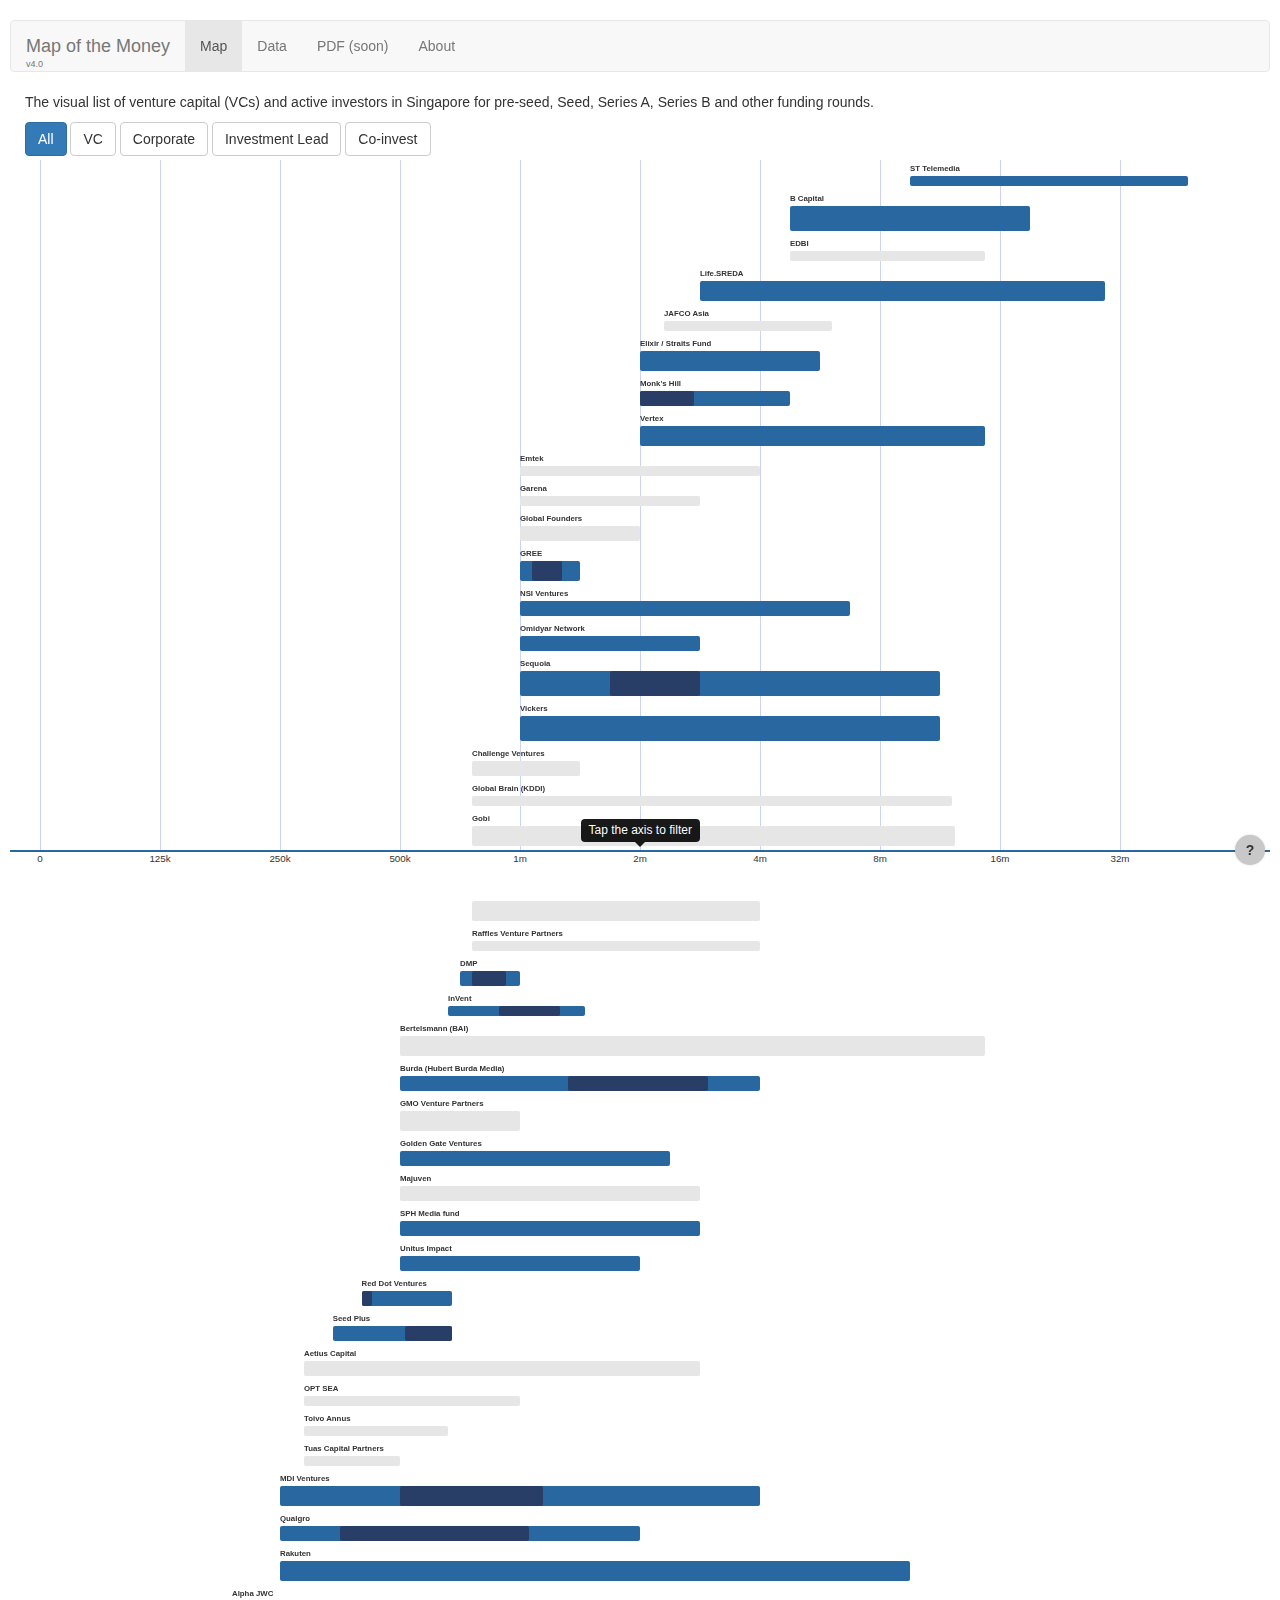
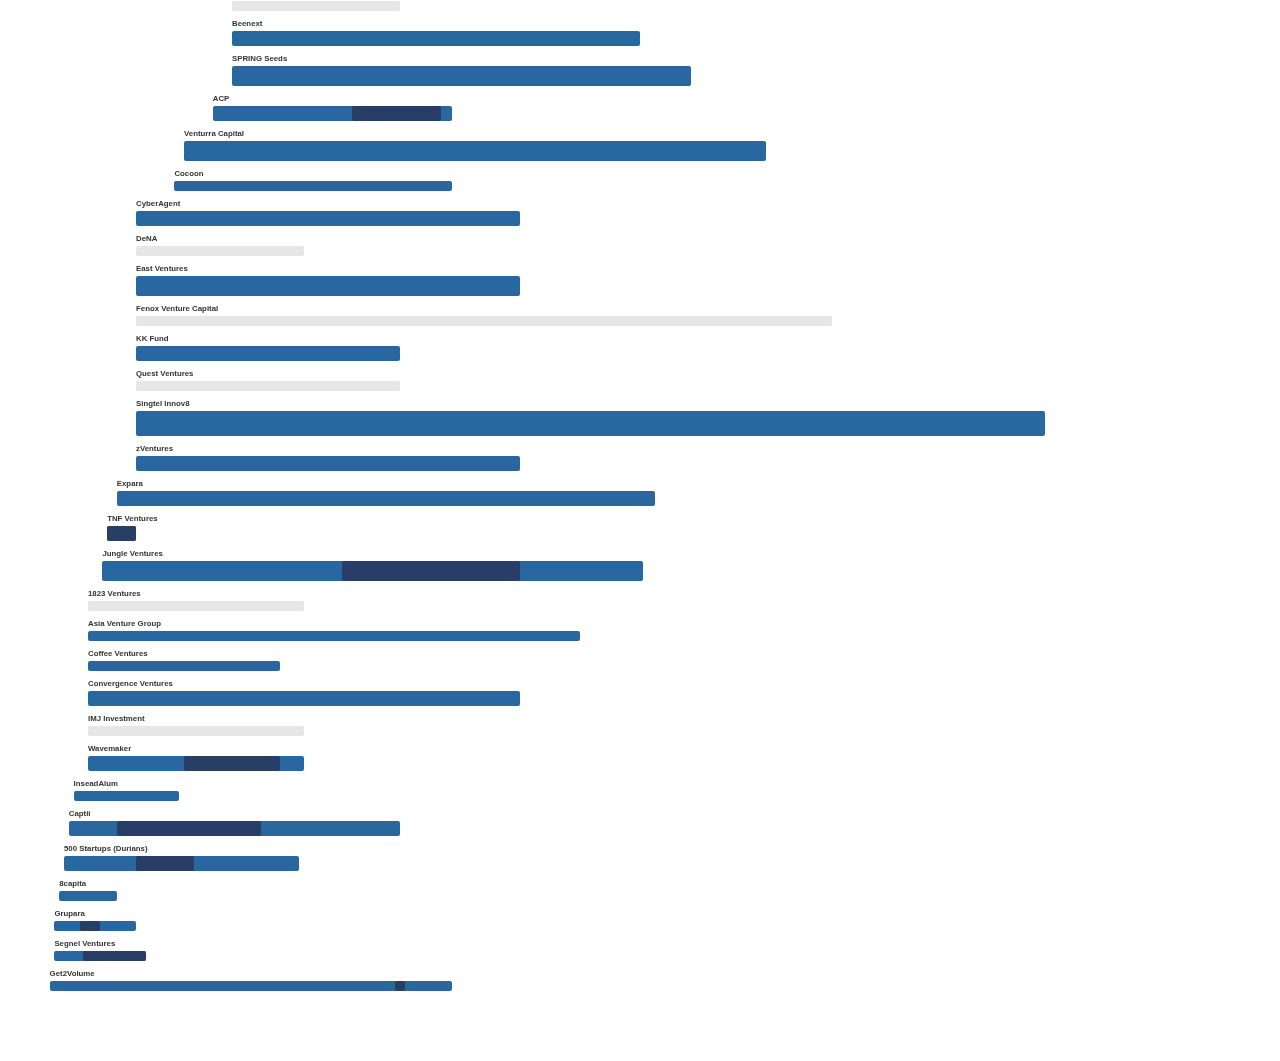
<file: index.html>
<!doctype html>
<html class="no-js" lang="">
<head>
        <meta charset="utf-8">
        <meta http-equiv="x-ua-compatible" content="ie=edge">
        <title>Map of the Money</title>
        <meta name="description" content="The Map of the Money displays the active VCs in Singapore.">
        <meta property="og:title" content="Map of the Money" />
        <meta property="og:description" content="The Map of the Money displays the active VCs in Singapore.">
        <meta property="og:url" content="index.html" />
        <meta property="og:image" content="pictures/2016-09-17-MapOfTheMoney.png" />

        <meta name="viewport" content="width=device-width, initial-scale=1">

        <link rel="apple-touch-icon" href="apple-touch-icon.html">
        <!-- Place favicon.ico in the root directory -->

        <link rel="stylesheet" href="css/normalize.css">

        <!-- Latest compiled and minified CSS -->
        <link rel="stylesheet" href="https://maxcdn.bootstrapcdn.com/bootstrap/3.3.7/css/bootstrap.min.css" integrity="sha384-BVYiiSIFeK1dGmJRAkycuHAHRg32OmUcww7on3RYdg4Va+PmSTsz/K68vbdEjh4u" crossorigin="anonymous">

        <link rel="stylesheet" href="css/main.css">
        <link rel="stylesheet" href="css/site.css">
        <link rel="stylesheet" href="css/map.css">

        <script src="js/vendor/modernizr-2.8.3.min.js"></script>

</head>

    <body>
      
        <!-- Add your site or application content here -->
        <nav class="navbar navbar-default">
          <div class="container-fluid">
            <!-- Brand and toggle get grouped for better mobile display -->
            <div class="navbar-header">
              <button type="button" class="navbar-toggle collapsed" data-toggle="collapse" data-target="#bs-example-navbar-collapse-1" aria-expanded="false">
                <span class="sr-only">Toggle navigation</span>
                <span class="icon-bar"></span>
                <span class="icon-bar"></span>
                <span class="icon-bar"></span>
              </button>
              <a class="navbar-brand" href="index.html">Map of the Money<span class="subtitle">v4.0</span></a>
            </div>

            <!-- Collect the nav links, forms, and other content for toggling -->
            <div class="collapse navbar-collapse" id="bs-example-navbar-collapse-1">
              <ul class="nav navbar-nav">
                <li class="active">
                  <a href="index.html">Map</a>
                </li>
                <li>
                  <a href="table.html" aria-haspopup="true" aria-expanded="false">Data</a>
                </li>
                <li>
                  <a href="#" aria-haspopup="true" aria-expanded="false">PDF (soon)</a>
                </li>
                <li>
                  <a href="about.html" aria-haspopup="true" aria-expanded="false">About</a>
                </li>
              </ul>
            </div><!-- /.navbar-collapse -->
          </div><!-- /.container-fluid -->
        </nav>

        <div class="container-fluid">
          <div class="row">
            <div class="col-md-12">

              <p>The visual list of venture capital (VCs) and active investors in Singapore for pre-seed, Seed, Series A, Series B and other funding rounds.</p>

               <button class="btn btn-primary filter-button" data-filter="all">All</button>
               <button class="btn btn-default filter-button" data-filter="vc" 
               data-toggle="tooltip" data-placement="bottom" title="Describe the VC button here!">VC</button>
               <button class="btn btn-default filter-button" data-filter="corporate"
               data-toggle="tooltip" data-placement="bottom" title="Click to display only corporate VCs">Corporate</button>
               <button class="btn btn-default filter-button" data-filter="leader"
               data-toggle="tooltip" data-placement="bottom" title="Describe the leader button here!">Investment Lead</button>
               <button class="btn btn-default filter-button" data-filter="coinvest"
               data-toggle="tooltip" data-placement="bottom" title="Describe the coinvest button here!">Co-invest</button>
            </div>
          </div>
        </div>

        <!-- <h1>Map of the Money - 2016</h1> -->

        <div id="map" class="map_area"></div>
        <div id="xaxis" data-toggle="tooltip" data-placement="top" title="Tap the axis to filter"></div>
        <div id="scaleLines"></div>
        <a href="#" id="legend_recall" class="legend_recall" onclick="mava.showLegend();">?</a>

        <div class="modal fade" id="legend-popup" tabindex="-1" role="dialog" aria-labelledby="myLargeModalLabel">
          <div class="modal-dialog modal-lg" role="document">
            <div class="modal-content">
              <div class="modal-header">
                <!-- <a href="#" class="legend_recall" onclick="mava.showLegend();">i</a> -->
                <button type="button" class="close" data-dismiss="modal" aria-label="Close"><span aria-hidden="true">&times;</span></button>
                <h3 class="modal-title" id="gridSystemModalLabel">How to read the Map of the Money</h3>
              </div>
              <div class="modal-body">
                <p>The Map of the Money displays the active VCs in Singapore. All $ are US$.</p>
                <h4>Dark blue when the data is verified</h4>
                <div id="legend_verified" class="legend_sections map_area"></div>
                <h4>Bigger funds are taller</h4>
                <div id="legend_heights" class="legend_sections map_area"></div>
                <h4>Tips</h4>
                <div id="legend_values" class="legend_sections map_area"></div>
            </div>
          </div>
        </div>

        <div id="preloading">
          <span class="glyphicon glyphicon-new-window" aria-hidden="true"></span>
        </div>

        <script src="https://code.jquery.com/jquery-1.12.0.min.js"></script>
        <script>window.jQuery || document.write('<script src="js/vendor/jquery-1.12.0.min.js"><\/script>')</script>
        <script src="js/vendor/accounting.min.js"></script>

        <script src="https://d3js.org/d3.v4.min.js"></script>
        <script>window.d3 || document.write('<script src="js/vendor/d3.v4.min.js"><\/script>')</script>

        <!-- Latest compiled and minified JavaScript -->
        <script src="https://maxcdn.bootstrapcdn.com/bootstrap/3.3.7/js/bootstrap.min.js" integrity="sha384-Tc5IQib027qvyjSMfHjOMaLkfuWVxZxUPnCJA7l2mCWNIpG9mGCD8wGNIcPD7Txa" crossorigin="anonymous"></script>
        <script>window.d3 || document.write('<script src="js/vendor/d3.v4.min.js"><\/script>')</script>


        <script src="js/plugins.js"></script>
        <script src="js/settings.js"></script>
        <script src="js/data.js"></script>
        <script src="js/main.js"></script>
        <script src="js/legend.js"></script>
        <script src="js/filter.js"></script>

        <!-- <script src="js/powerscale.js"></script> -->
        <script src="js/doublingscale.js"></script>

        <script type="text/javascript">
          mava.getUnitWidth();
          mava.addVCs( 'vertical' );
          mava.addScale();

          mava.createLegend = function( mode ){
            mava.createLegendVerified( mode );
            mava.createLegendHeight( mode );
            mava.createLegendValues( mode );

            $('#legend-popup').on( 'shown.bs.modal', function(e){
              localStorage.setItem( 'legendShown', new Date() );
            });
          }

          mava.createLegend( 'vertical');

          mava.activeTapping();

          mava.showLegend = function(){
            $('#legend-popup').modal('toggle');
          }

          mava.autoShowLegend = function(){
            var needToShowLegend = true;
            var legendShown = localStorage.getItem( 'legendShown' );
            console.log( legendShown );
            if( legendShown ){
              var msSinceLastLegendShown = Date.now() - Date.parse( legendShown );
              var daysSinceLastLegend = ( msSinceLastLegendShown / (1000*60*60*24) );
              console.log( 'Last legend was shown ' + daysSinceLastLegend + ' days ago' );
              if( daysSinceLastLegend < 30 ){
                console.log( 'Not showing the legend again' );
                needToShowLegend = false;
              }
            }

            if( needToShowLegend ){
              mava.showLegend();
            }
          }

          window.setTimeout( mava.autoShowLegend, 1000 );

          mava.activeTooltips = function(){
            $('[data-toggle="tooltip"]').tooltip();

            // $( '#xaxis' ).on( 'show.bs.tooltip', function(){
            //   var filterTooltipShown = localStorage.getItem( 'filterTooltipShown' );
            //   if( filterTooltipShown ){
            //     $( '#xaxis' ).tooltip( 'hide' );
            //   }
            //   if( !filterTooltipShown ){
            //     localStorage.setItem( 'filterTooltipShown', true );
            //   }
            // });
          };
          mava.activeTooltips();
          localStorage.setItem( 'filterTooltipShown', false);

          mava.adjustFilterArea = function(){
            var filterAreaPosition = [20, 140]; //Vertical position of scaleLines
            var livePosition = Math.max( filterAreaPosition[0], filterAreaPosition[1] - window.scrollY );
            $( '#filter' ).css( 'top', livePosition );
          }

          mava.adjustScaleLines = function(){
            var position = [0, 140]; //Vertical position of scaleLines
            var livePosition = Math.max( position[0], position[1] - window.scrollY );
            $( '#scaleLines' ).css( 'top', livePosition );
          }

          //Hide filter tooltip on scrolling
          window.onscroll = function(){
            $( '#xaxis' ).tooltip( 'hide' );
            mava.adjustFilterArea();
            mava.adjustScaleLines();
          };
          $( '#xaxis' ).tooltip( 'show' );

          window.setTimeout( mava.showMailchimpPopup, 45000 );
        </script>

        <script type="text/javascript" src="https://s3.amazonaws.com/downloads.mailchimp.com/js/signup-forms/popup/embed.js" data-dojo-config="usePlainJson: true, isDebug: false"></script>

        <script>
            (function(b,o,i,l,e,r){b.GoogleAnalyticsObject=l;b[l]||(b[l]=
            function(){(b[l].q=b[l].q||[]).push(arguments)});b[l].l=+new Date;
            e=o.createElement(i);r=o.getElementsByTagName(i)[0];
            e.src='https://www.google-analytics.com/analytics.js';
            r.parentNode.insertBefore(e,r)}(window,document,'script','ga'));
            ga('create',mava.settings.ga,'auto');
            ga('require', 'displayfeatures');
            ga('send','pageview');
        </script>
    </body>
</html>
</file>
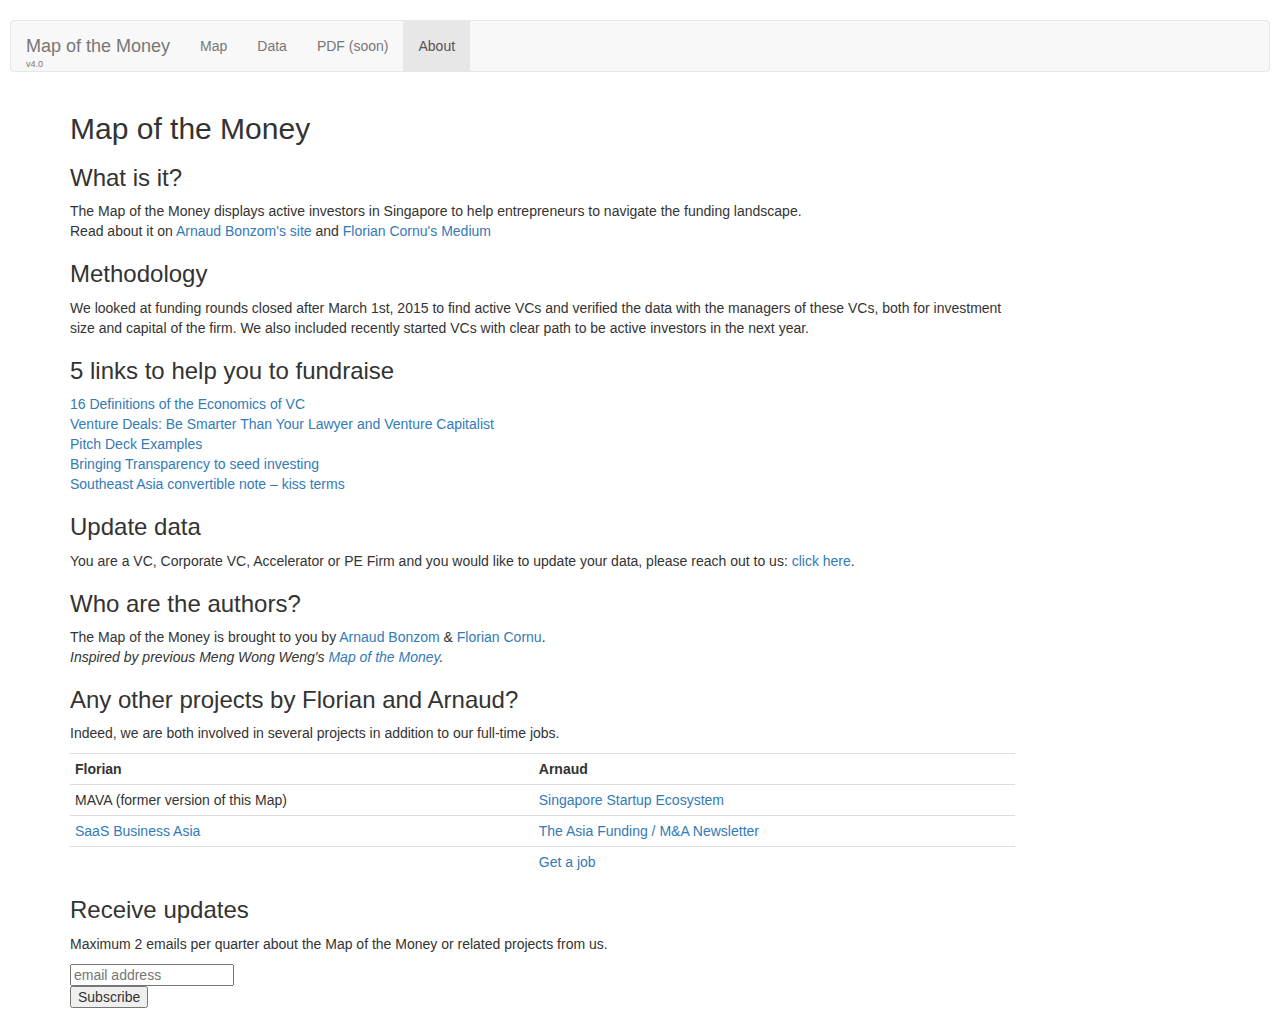
<file: about.html>
<!doctype html>
<html class="no-js" lang="">
    <head>
        <meta charset="utf-8">
        <meta http-equiv="x-ua-compatible" content="ie=edge">
        <title>Map of the Money - About</title>
        <meta name="description" content="The Map of the Money displays the active VCs in Singapore.">
        <meta property="og:title" content="Map of the Money" />
        <meta property="og:description" content="The Map of the Money displays the active VCs in Singapore.">
        <meta property="og:url" content="http://mapofthemoney.com" />
        <meta property="og:image" content="http://mapofthemoney.com/pictures/2016-09-17-MapOfTheMoney.png" />

        <meta name="viewport" content="width=device-width, initial-scale=1">

        <link rel="apple-touch-icon" href="apple-touch-icon.png">
        <!-- Place favicon.ico in the root directory -->

        <link rel="stylesheet" href="css/normalize.css">

        <!-- Latest compiled and minified CSS -->
        <link rel="stylesheet" href="https://maxcdn.bootstrapcdn.com/bootstrap/3.3.7/css/bootstrap.min.css" integrity="sha384-BVYiiSIFeK1dGmJRAkycuHAHRg32OmUcww7on3RYdg4Va+PmSTsz/K68vbdEjh4u" crossorigin="anonymous">

        <link rel="stylesheet" href="css/main.css">
        <link rel="stylesheet" href="css/site.css">
        <link rel="stylesheet" href="css/map.css">

        <script src="js/vendor/modernizr-2.8.3.min.js"></script>
    </head>
    <body>
        <!--[if lt IE 8]>
            <p class="browserupgrade">You are using an <strong>outdated</strong> browser. Please <a href="http://browsehappy.com/">upgrade your browser</a> to improve your experience.</p>
        <![endif]-->

        <!-- Add your site or application content here -->
        <nav class="navbar navbar-default">
          <div class="container-fluid">
            <!-- Brand and toggle get grouped for better mobile display -->
            <div class="navbar-header">
              <button type="button" class="navbar-toggle collapsed" data-toggle="collapse" data-target="#bs-example-navbar-collapse-1" aria-expanded="false">
                <span class="sr-only">Toggle navigation</span>
                <span class="icon-bar"></span>
                <span class="icon-bar"></span>
                <span class="icon-bar"></span>
              </button>
              <a class="navbar-brand" href="index.html">Map of the Money<span class="subtitle">v4.0</span></a>
            </div>

            <!-- Collect the nav links, forms, and other content for toggling -->
            <!-- Collect the nav links, forms, and other content for toggling -->
            <div class="collapse navbar-collapse" id="bs-example-navbar-collapse-1">
              <ul class="nav navbar-nav">
                <li>
                  <a href="index.html">Map</a>
                </li>
                <li>
                  <a href="table.html" aria-haspopup="true" aria-expanded="false">Data</a>
                </li>
                <li>
                  <a href="#" aria-haspopup="true" aria-expanded="false">PDF (soon)</a>
                </li>
                <li class="active">
                  <a href="about.html" aria-haspopup="true" aria-expanded="false">About</a>
                </li>
              </ul>
            </div><!-- /.navbar-collapse -->
          </div><!-- /.container-fluid -->
        </nav>

        <div class="container">
          <div class="row">
            <div class="col-sm-10">
              <h2>Map of the Money</h2>
              <h3>What is it?</h3>
              <p>The Map of the Money displays active investors in Singapore to help entrepreneurs to navigate the funding landscape.
                <br />Read about it on <a href="http://www.arnaudbonzom.com/map-of-the-money/">Arnaud Bonzom's site</a> and <a href="https://medium.com/@floriancornu/launching-the-interactive-map-of-the-money-4-0-af0ca10683c6#.dvg3h82k5">Florian Cornu's Medium</a> 
              </p>

              <h3>Methodology</h3>
              <p>We looked at funding rounds closed after March 1st, 2015 to find active VCs and verified the data with the managers of these VCs, both for investment size and capital of the firm. We also included recently started VCs with clear path to be active investors in the next year.</p>

              <h3>5 links to help you to fundraise</h3>
                <p><a href="http://a16z.com/2016/09/11/vc-economics/" target="_blank">16 Definitions of the Economics of VC</a>
                <br /><a href="https://www.amazon.com/Venture-Deals-Smarter-Lawyer-Capitalist/dp/1118443616" target="_blank">Venture Deals: Be Smarter Than Your Lawyer and Venture Capitalist</a>
                <br /><a href="https://attach.io/startup-pitch-decks/" target="_blank">Pitch Deck Examples</a>
                <br /><a href="http://blog.elizabethyin.com/" target="_blank">Bringing Transparency to seed investing</a>
                <br /><a href="https://simmondsstewart.com/templates/se-asia-convertible-note-kiss-terms/" target="_blank">Southeast Asia convertible note – kiss terms</a>
              </p>

              <h3>Update data</h3>
              <p>You are a VC, Corporate VC, Accelerator or PE Firm and you would like to update your data, please reach out to us: <a href="https://airtable.com/shrZYVpXLqqokObxj" target="_blank">click here</a>.</p>

              <h3>Who are the authors?</h3>
              <p>The Map of the Money is brought to you by <a href="https://www.linkedin.com/in/arnaudbonzom" target="_blank">Arnaud Bonzom</a> & <a href="https://www.linkedin.com/in/floriancornu" target="_blank">Florian Cornu</a>.
              <br /><em>Inspired by previous Meng Wong Weng's <a href="http://www.jfdi.asia/mapofthemoney" target="_blank">Map of the Money</a>.</em>

              <h3>Any other projects by Florian and Arnaud?</h3>
              <p>Indeed, we are both involved in several projects in addition to our full-time jobs.</p>
              <table class="table table-condensed">
                <tr>
                  <th>Florian</th>
                  <th>Arnaud</th>
                </tr>
                <tr>
                  <td>MAVA (former version of this Map)</td>
                  <td><a href="http://www.arnaudbonzom.com/singapore-aug-2015/" target="_blank">Singapore Startup Ecosystem</a></td>
                </tr>
                <tr>
                  <td><a href="http://www.saasbusiness.asia" target="_blank">SaaS Business Asia</a></td>
                  <td><a href="http://www.arnaudbonzom.com/the-asia-funding-ma/" target="_blank">The Asia Funding / M&A Newsletter</a></td>
                </tr>
                <tr>
                  <td></td>
                  <td><a href="http://www.arnaudbonzom.com/get-a-job" target="_blank">Get a job</a></td>
                </tr>
              </table>

              <h3>Receive updates</h3>
              <p>Maximum 2 emails per quarter about the Map of the Money or related projects from us.</p>
              <!-- Begin MailChimp Signup Form -->
<link href="//cdn-images.mailchimp.com/embedcode/slim-10_7.css" rel="stylesheet" type="text/css">
<style type="text/css">
	#mc_embed_signup{background:#fff; clear:left; font:14px Helvetica,Arial,sans-serif; }
	/* Add your own MailChimp form style overrides in your site stylesheet or in this style block.
	   We recommend moving this block and the preceding CSS link to the HEAD of your HTML file. */
</style>
<div id="mc_embed_signup">
<form action="//mapofthemoney.us14.list-manage.com/subscribe/post?u=eae27e7aeb5d0a4b1a9285466&amp;id=92d890747a" method="post" id="mc-embedded-subscribe-form" name="mc-embedded-subscribe-form" class="validate" target="_blank" novalidate>
    <div id="mc_embed_signup_scroll">
	<input type="email" value="" name="EMAIL" class="email" id="mce-EMAIL" placeholder="email address" required>
    <!-- real people should not fill this in and expect good things - do not remove this or risk form bot signups-->
    <div style="position: absolute; left: -5000px;" aria-hidden="true"><input type="text" name="b_eae27e7aeb5d0a4b1a9285466_92d890747a" tabindex="-1" value=""></div>
    <div class="clear"><input type="submit" value="Subscribe" name="subscribe" id="mc-embedded-subscribe" class="button"></div>
    </div>
</form>
</div>

<!--End mc_embed_signup-->
            </div>
          </div>
        </div>



        <script src="https://code.jquery.com/jquery-1.12.0.min.js"></script>
        <script>window.jQuery || document.write('<script src="js/vendor/jquery-1.12.0.min.js"><\/script>')</script>
        <script src="js/vendor/accounting.min.js"></script>

        <script src="https://d3js.org/d3.v4.min.js"></script>
        <script>window.d3 || document.write('<script src="js/vendor/d3.v4.min.js"><\/script>')</script>

        <!-- Latest compiled and minified JavaScript -->
        <script src="https://maxcdn.bootstrapcdn.com/bootstrap/3.3.7/js/bootstrap.min.js" integrity="sha384-Tc5IQib027qvyjSMfHjOMaLkfuWVxZxUPnCJA7l2mCWNIpG9mGCD8wGNIcPD7Txa" crossorigin="anonymous"></script>
        <script>window.d3 || document.write('<script src="js/vendor/d3.v4.min.js"><\/script>')</script>

        <script src="js/settings.js"></script>

        <!-- Google Analytics: change UA-XXXXX-X to be your site's ID. -->
        <script>
            (function(b,o,i,l,e,r){b.GoogleAnalyticsObject=l;b[l]||(b[l]=
            function(){(b[l].q=b[l].q||[]).push(arguments)});b[l].l=+new Date;
            e=o.createElement(i);r=o.getElementsByTagName(i)[0];
            e.src='https://www.google-analytics.com/analytics.js';
            r.parentNode.insertBefore(e,r)}(window,document,'script','ga'));
            ga('create',mava.settings.ga,'auto');
            ga('require', 'displayfeatures');
            ga('send','pageview');
        </script>
    </body>
</html>
</file>
<file: css/main.css>
/*! HTML5 Boilerplate v5.3.0 | MIT License | https://html5boilerplate.com/ */

/*
 * What follows is the result of much research on cross-browser styling.
 * Credit left inline and big thanks to Nicolas Gallagher, Jonathan Neal,
 * Kroc Camen, and the H5BP dev community and team.
 */

/* ==========================================================================
   Base styles: opinionated defaults
   ========================================================================== */

html {
    color: #222;
    font-size: 1em;
    line-height: 1.4;
}

/*
 * Remove text-shadow in selection highlight:
 * https://twitter.com/miketaylr/status/12228805301
 *
 * These selection rule sets have to be separate.
 * Customize the background color to match your design.
 */

::-moz-selection {
    background: #b3d4fc;
    text-shadow: none;
}

::selection {
    background: #b3d4fc;
    text-shadow: none;
}

/*
 * A better looking default horizontal rule
 */

hr {
    display: block;
    height: 1px;
    border: 0;
    border-top: 1px solid #ccc;
    margin: 1em 0;
    padding: 0;
}

/*
 * Remove the gap between audio, canvas, iframes,
 * images, videos and the bottom of their containers:
 * https://github.com/h5bp/html5-boilerplate/issues/440
 */

audio,
canvas,
iframe,
img,
svg,
video {
    vertical-align: middle;
}

/*
 * Remove default fieldset styles.
 */

fieldset {
    border: 0;
    margin: 0;
    padding: 0;
}

/*
 * Allow only vertical resizing of textareas.
 */

textarea {
    resize: vertical;
}

/* ==========================================================================
   Browser Upgrade Prompt
   ========================================================================== */

.browserupgrade {
    margin: 0.2em 0;
    background: #ccc;
    color: #000;
    padding: 0.2em 0;
}

/* ==========================================================================
   Author's custom styles
   ========================================================================== */

















/* ==========================================================================
   Helper classes
   ========================================================================== */

/*
 * Hide visually and from screen readers
 */

.hidden {
    display: none !important;
}

/*
 * Hide only visually, but have it available for screen readers:
 * http://snook.ca/archives/html_and_css/hiding-content-for-accessibility
 */

.visuallyhidden {
    border: 0;
    clip: rect(0 0 0 0);
    height: 1px;
    margin: -1px;
    overflow: hidden;
    padding: 0;
    position: absolute;
    width: 1px;
}

/*
 * Extends the .visuallyhidden class to allow the element
 * to be focusable when navigated to via the keyboard:
 * https://www.drupal.org/node/897638
 */

.visuallyhidden.focusable:active,
.visuallyhidden.focusable:focus {
    clip: auto;
    height: auto;
    margin: 0;
    overflow: visible;
    position: static;
    width: auto;
}

/*
 * Hide visually and from screen readers, but maintain layout
 */

.invisible {
    visibility: hidden;
}

/*
 * Clearfix: contain floats
 *
 * For modern browsers
 * 1. The space content is one way to avoid an Opera bug when the
 *    `contenteditable` attribute is included anywhere else in the document.
 *    Otherwise it causes space to appear at the top and bottom of elements
 *    that receive the `clearfix` class.
 * 2. The use of `table` rather than `block` is only necessary if using
 *    `:before` to contain the top-margins of child elements.
 */

.clearfix:before,
.clearfix:after {
    content: " "; /* 1 */
    display: table; /* 2 */
}

.clearfix:after {
    clear: both;
}

/* ==========================================================================
   EXAMPLE Media Queries for Responsive Design.
   These examples override the primary ('mobile first') styles.
   Modify as content requires.
   ========================================================================== */

@media only screen and (min-width: 35em) {
    /* Style adjustments for viewports that meet the condition */
}

@media print,
       (-webkit-min-device-pixel-ratio: 1.25),
       (min-resolution: 1.25dppx),
       (min-resolution: 120dpi) {
    /* Style adjustments for high resolution devices */
}

/* ==========================================================================
   Print styles.
   Inlined to avoid the additional HTTP request:
   http://www.phpied.com/delay-loading-your-print-css/
   ========================================================================== */

@media print {
    *,
    *:before,
    *:after,
    *:first-letter,
    *:first-line {
        background: transparent !important;
        color: #000 !important; /* Black prints faster:
                                   http://www.sanbeiji.com/archives/953 */
        box-shadow: none !important;
        text-shadow: none !important;
    }

    a,
    a:visited {
        text-decoration: underline;
    }

    a[href]:after {
        content: " (" attr(href) ")";
    }

    abbr[title]:after {
        content: " (" attr(title) ")";
    }

    /*
     * Don't show links that are fragment identifiers,
     * or use the `javascript:` pseudo protocol
     */

    a[href^="#"]:after,
    a[href^="javascript:"]:after {
        content: "";
    }

    pre,
    blockquote {
        border: 1px solid #999;
        page-break-inside: avoid;
    }

    /*
     * Printing Tables:
     * http://css-discuss.incutio.com/wiki/Printing_Tables
     */

    thead {
        display: table-header-group;
    }

    tr,
    img {
        page-break-inside: avoid;
    }

    img {
        max-width: 100% !important;
    }

    p,
    h2,
    h3 {
        orphans: 3;
        widows: 3;
    }

    h2,
    h3 {
        page-break-after: avoid;
    }
}
</file>
<file: css/site.css>
body{
  margin: 20px 10px;
}

.subtitle {
  font-size: 0.5em;
  display: block;
  margin-top: -2px;
}

/* Mailchimp popup */
.mc-closeModal{
  top: 10px!important;
  right: 10px!important;
  color: #595959!important;
  z-index: 99!important;
}

/* Mailchimp form */
#mc_embed_signup form{
  padding-left: 0!important;
}
</file>
<file: css/map.css>
#map{
  margin-bottom: 70px;
}

.for_print .map_area{
  position: relative;
  width: 4000px;
  height: 2500px;
  background-color: rgba(255,255,255,0.5);
  font-size: 0.7em;
}

.for_print .map_area .oneVC .values{
  display: inline!important;
}

.map_area{
  position: relative;
  width: 100%;
  height: 100%;
  background-color: rgba(255,255,255,0.5);
  font-size: 0.7em;
}

.map_area .oneVC{
  position: relative;
  height: 30px;
  width: 100%;
  /*-webkit-transition: left 1s, width 1s, height 1s, background-color 1s;*/
  /*transition: left 1s, width 1s, height 1s, background-color 1s;*/
}

.map_area .oneVC.blur{
  opacity: 0.2;
}

.map_area .oneVC .VCname{
  position: absolute;
  text-align: left;
  left: 0px;
  top: 7px;
  font-size: 0.8em;
  /*-webkit-transition: left 1s, width 1s, height 1s, background-color 1s;
  transition: left 1s, width 1s, height 1s, background-color 1s;*/
}

.map_area .oneVC .investmentSize, .oneVC .investmentSize{
  position: absolute;
  top: 20px;
  height: 10px;
  left: 0px;
  width:0px;
  border-radius: 2px;
  /*-webkit-transition: left 1s, width 1s, height 1s, background-color 1s;
  transition: left 1s, width 1s, height 1s, background-color 1s;*/
  cursor: pointer;
}

.map_area .oneVC .investmentSize.verified{
  background-color: rgba(40,103,160,1); /* rgba( 248, 241, 126, 0.2); */
}
.map_area .oneVC .investmentSize, .map_area .oneVC .investmentSize.estimate{
  background-color: rgb(230,230,230);
}

.map_area .oneVC .values{
  display: none;
  top: 21px;
}

.map_area .oneVC .VClink{
  margin-left: -15px;
  margin-right: 5px;
}

.map_area .oneVC .barValues{
  top: 21px;
  position: absolute;
  left: 0px;
  font-size: 0.8em;
  /*-webkit-transition: left 1s, width 1s, height 1s, background-color 1s;
  transition: left 1s, width 1s, height 1s, background-color 1s;*/
}

.map_area .oneVC.showValues .values{
  display: inline;
}

.map_area .oneVC.showValues.noValues .values{
  display: none!important;
}


.map_area .oneVC .minValue, .map_area .oneVC .percentile25value{
  text-align: right;
  width: 0px;
}
.map_area .oneVC .maxValue, .map_area .oneVC .percentile75value{
  text-align: left;
}


.map_area .oneVC .investmentPercentile{
  position: absolute;
  top: 20px;
  height: 10px;
  left: 0px;
  width:0px;
  border-radius: 2px;
  background-color: rgba( 40,62,102,1 ); /* rgba(248, 241, 126, 1); */
  /*border-right: 1px solid white;*/
  /*border-left: 1px solid white;*/
  /*-webkit-transition: left 1s, width 1s, height 1s, background-color 1s;
  transition: left 1s, width 1s, height 1s, background-color 1s;*/
}

.map_area .oneVC .values.percentiles{
  color: white;
}


.map_area.horizontal .oneVC .VCname{
  margin-top: 3px;
  margin-left: 6px;
  z-index: 8;
  top:0;
}
.map_area.horizontal .oneVC .investmentSize{
  border-bottom: 1px solid white;
}
.map_area.horizontal .oneVC .investmentPercentile{
  border-bottom: 1px solid white;
}


#xaxis{
  position: fixed;
  left: 10px;
  right: 10px;
  height: 50px;
  bottom: 0;
  border-top: 2px solid rgba(40,103,160,1); /* rgba(248, 241, 126, 1); */
  background-color: white;
  font-size: 0.7em;
  z-index: 99;
  cursor: pointer;
}

#xaxis .scaleValue{
  position: absolute;
  width: 60px;
  text-align: center;
  margin-left: -30px;
}

#scaleLines{
  position: fixed;
  left: 10px;
  right: 10px;
  z-index: -1;
  top: 160px;
  bottom: 30px;
}

#scaleLines .scaleLine{
  position: absolute;
  width: 1px;
  bottom: 0;
  left: 0;
  top: 0;
  background-color: rgb(152, 166, 232);
}

#filterPoint{
  font-weight: bold;
  background-color: white;
  font-size: 1.5em;
  margin-left: -30px;
}
#filterLine{
  width: 3px!important;
}

#filter{
  display: none;
  position: fixed;
  width: 80%;
  margin-left: 10%;
  top: 95px;
  text-align: center;
  z-index: 9;
  background-color: white;
  border-radius: 3px;
  color: black;
  border: 1px solid;
}

#legend-popup .modal-lg {
    min-width: 90%;
}

.legend_sections{
  position: relative;
  margin-bottom: 30px;
}

#legend-popup .legend_recall{
  position: absolute;
  left: -15px;
  top: -15px;
}

#legend_recall{
  position: fixed;
  bottom: 35px;
  right: 15px;
}

.legend_recall{
  width: 30px;
  height: 30px;
  z-index: 999;
  font-size: 1em;
  font-weight: bold;
  text-decoration: none;
  padding: 6px;
  color: rgb(50,50,50);
  background-color: rgb(200,200,200);
  border-radius: 15px;
  box-shadow: 0px 0px 2px rgba(0,0,0,0.2);
  display: flex;
  text-decoration: none;
  align-items: center;
  justify-content: center;
}

#preloading{
  position: absolute;
  left: -100px;
  top: -100px;
}
</file>
